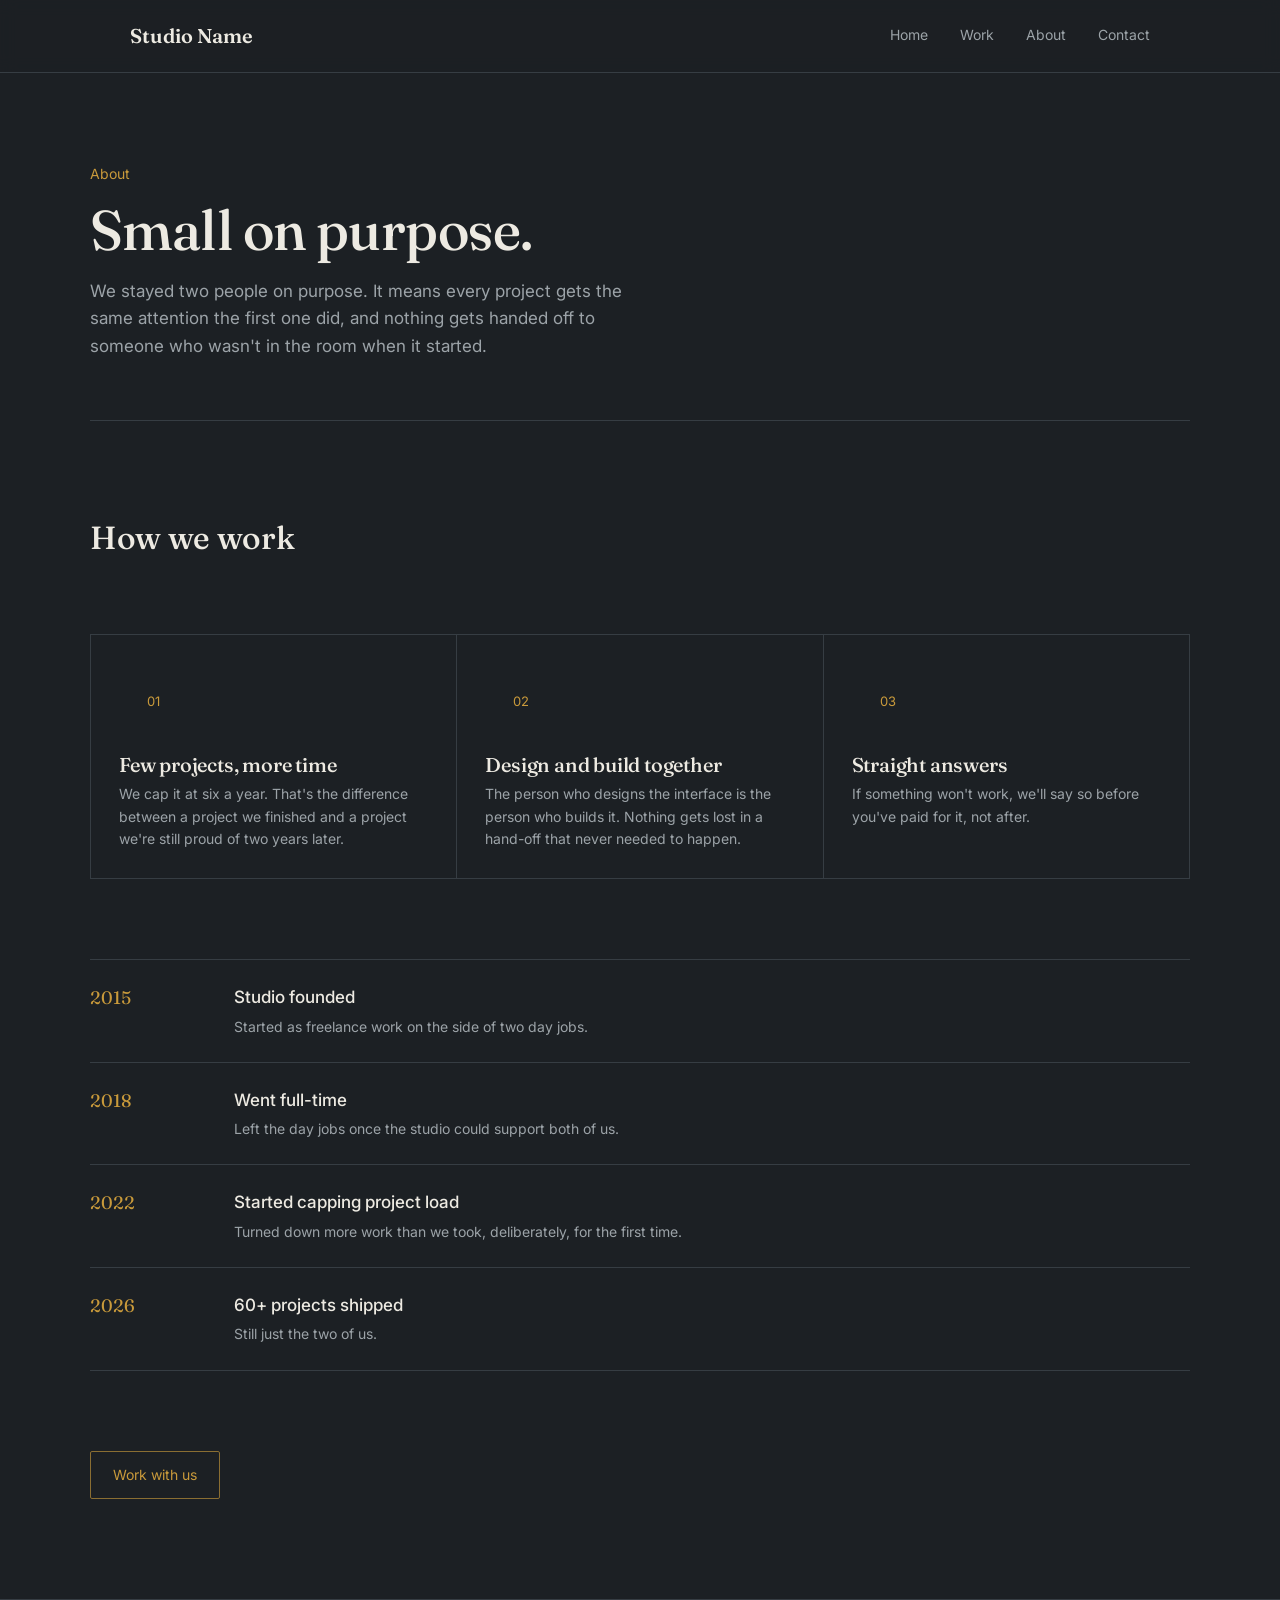
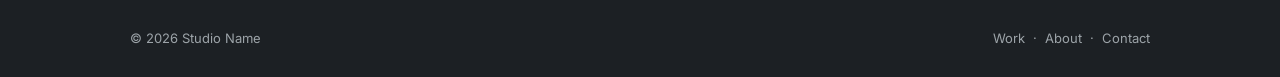
<file: about.html>
<!DOCTYPE html>
<html lang="en">
<head>
<meta charset="UTF-8">
<meta name="viewport" content="width=device-width, initial-scale=1.0">
<title>About — Ledger Studio</title>
<meta name="description" content="A two-person independent design and development studio.">
<link rel="preconnect" href="https://fonts.googleapis.com">
<link rel="preconnect" href="https://fonts.gstatic.com" crossorigin>
<link href="https://fonts.googleapis.com/css2?family=Fraunces:opsz,wght@9..144,400;9..144,500;9..144,600&family=Inter:wght@400;500&display=swap" rel="stylesheet">
<link rel="stylesheet" href="css/styles.css">
</head>
<body>

<header>
  <div class="wrap">
    <a class="mark" href="index.html">Studio Name</a>
    <button class="menu-toggle" aria-label="Toggle menu" aria-expanded="false">
      <span></span><span></span><span></span>
    </button>
    <nav class="primary-nav">
      <a href="index.html">Home</a>
      <a href="work.html">Work</a>
      <a href="about.html">About</a>
      <a href="contact.html">Contact</a>
    </nav>
  </div>
</header>

<div class="page-head wrap">
  <div class="eyebrow">About</div>
  <h1>Small on purpose.</h1>
  <p>We stayed two people on purpose. It means every project gets the same attention the first one did, and nothing gets handed off to someone who wasn't in the room when it started.</p>
</div>

<section class="work-section wrap" style="border-bottom:none;">
  <div class="section-head" style="margin-bottom:0;">
    <h2 style="max-width:20ch;">How we work</h2>
  </div>

  <div class="values">
    <div>
      <div class="n">01</div>
      <h3>Few projects, more time</h3>
      <p>We cap it at six a year. That's the difference between a project we finished and a project we're still proud of two years later.</p>
    </div>
    <div>
      <div class="n">02</div>
      <h3>Design and build together</h3>
      <p>The person who designs the interface is the person who builds it. Nothing gets lost in a hand-off that never needed to happen.</p>
    </div>
    <div>
      <div class="n">03</div>
      <h3>Straight answers</h3>
      <p>If something won't work, we'll say so before you've paid for it, not after.</p>
    </div>
  </div>

  <div class="timeline">
    <div class="timeline-row">
      <div class="yr">2015</div>
      <div>
        <h4>Studio founded</h4>
        <p>Started as freelance work on the side of two day jobs.</p>
      </div>
    </div>
    <div class="timeline-row">
      <div class="yr">2018</div>
      <div>
        <h4>Went full-time</h4>
        <p>Left the day jobs once the studio could support both of us.</p>
      </div>
    </div>
    <div class="timeline-row">
      <div class="yr">2022</div>
      <div>
        <h4>Started capping project load</h4>
        <p>Turned down more work than we took, deliberately, for the first time.</p>
      </div>
    </div>
    <div class="timeline-row">
      <div class="yr">2026</div>
      <div>
        <h4>60+ projects shipped</h4>
        <p>Still just the two of us.</p>
      </div>
    </div>
  </div>

  <div style="margin-top:80px;">
    <a class="btn cta" href="contact.html">Work with us</a>
  </div>
</section>

<footer>
  <div class="wrap">
    <span>© 2026 Studio Name</span>
    <span><a href="work.html">Work</a> &nbsp;·&nbsp; <a href="about.html">About</a> &nbsp;·&nbsp; <a href="contact.html">Contact</a></span>
  </div>
</footer>

<script src="js/script.js"></script>
</body>
</html>
</file>
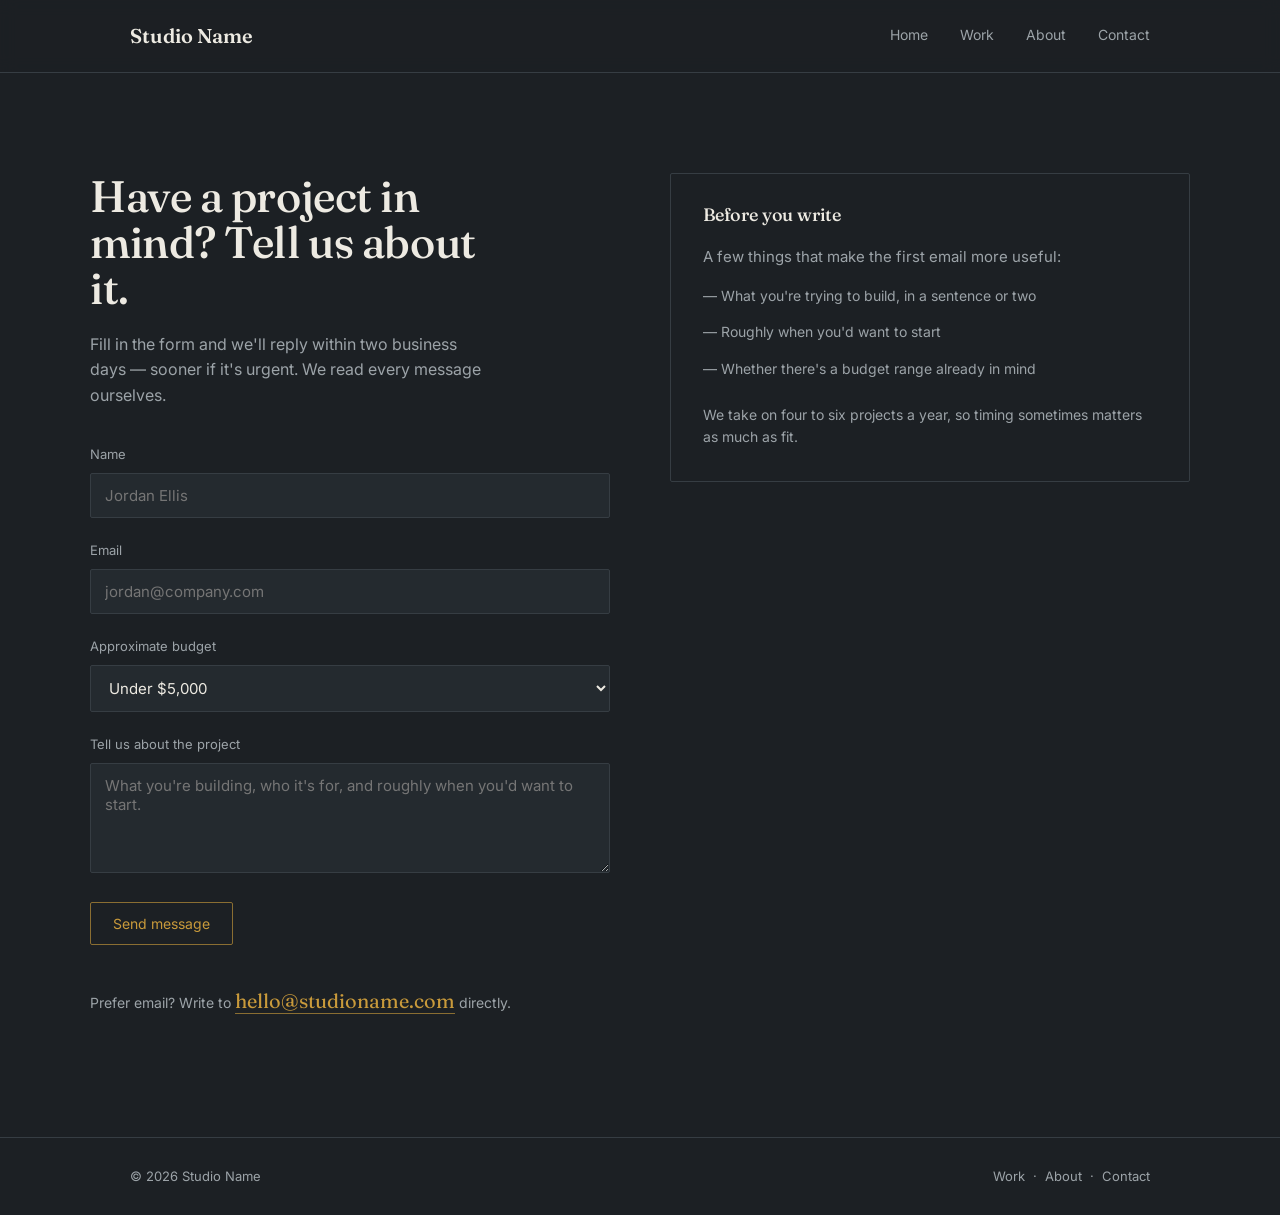
<file: contact.html>
<!DOCTYPE html>
<html lang="en">
<head>
<meta charset="UTF-8">
<meta name="viewport" content="width=device-width, initial-scale=1.0">
<title>Contact — Ledger Studio</title>
<meta name="description" content="Get in touch about a project.">
<link rel="preconnect" href="https://fonts.googleapis.com">
<link rel="preconnect" href="https://fonts.gstatic.com" crossorigin>
<link href="https://fonts.googleapis.com/css2?family=Fraunces:opsz,wght@9..144,400;9..144,500;9..144,600&family=Inter:wght@400;500&display=swap" rel="stylesheet">
<link rel="stylesheet" href="css/styles.css">
</head>
<body>

<header>
  <div class="wrap">
    <a class="mark" href="index.html">Studio Name</a>
    <button class="menu-toggle" aria-label="Toggle menu" aria-expanded="false">
      <span></span><span></span><span></span>
    </button>
    <nav class="primary-nav">
      <a href="index.html">Home</a>
      <a href="work.html">Work</a>
      <a href="about.html">About</a>
      <a href="contact.html">Contact</a>
    </nav>
  </div>
</header>

<section class="contact-page wrap">
  <div>
    <h2>Have a project in mind? Tell us about it.</h2>
    <p class="lead">Fill in the form and we'll reply within two business days — sooner if it's urgent. We read every message ourselves.</p>

    <form class="contact-form" novalidate>
      <div class="field">
        <label for="name">Name</label>
        <input type="text" id="name" name="name" placeholder="Jordan Ellis">
        <div class="error-msg">Enter your name</div>
      </div>
      <div class="field">
        <label for="email">Email</label>
        <input type="email" id="email" name="email" placeholder="jordan@company.com">
        <div class="error-msg">Enter a valid email</div>
      </div>
      <div class="field">
        <label for="budget">Approximate budget</label>
        <select id="budget" name="budget">
          <option>Under $5,000</option>
          <option>$5,000 – $15,000</option>
          <option>$15,000 – $40,000</option>
          <option>$40,000+</option>
          <option>Not sure yet</option>
        </select>
      </div>
      <div class="field">
        <label for="message">Tell us about the project</label>
        <textarea id="message" name="message" placeholder="What you're building, who it's for, and roughly when you'd want to start."></textarea>
        <div class="error-msg">Tell us a little more</div>
      </div>
      <button type="submit" class="btn cta">Send message</button>
    </form>

    <div class="form-success">
      Message received — we'll get back to you within two business days.
    </div>

    <div class="direct">
      Prefer email? Write to <a class="email" href="mailto:hello@studioname.com">hello@studioname.com</a> directly.
    </div>
  </div>

  <div>
    <div style="border:1px solid var(--line); padding:32px; border-radius:2px;">
      <h3 style="font-size:18px; margin-bottom:20px;">Before you write</h3>
      <p style="color:var(--ink-dim); font-size:15px; margin-bottom:16px;">A few things that make the first email more useful:</p>
      <ul style="list-style:none; display:flex; flex-direction:column; gap:14px;">
        <li style="color:var(--ink-dim); font-size:14px;">— What you're trying to build, in a sentence or two</li>
        <li style="color:var(--ink-dim); font-size:14px;">— Roughly when you'd want to start</li>
        <li style="color:var(--ink-dim); font-size:14px;">— Whether there's a budget range already in mind</li>
      </ul>
      <p style="color:var(--ink-dim); font-size:14px; margin-top:24px;">We take on four to six projects a year, so timing sometimes matters as much as fit.</p>
    </div>
  </div>
</section>

<footer>
  <div class="wrap">
    <span>© 2026 Studio Name</span>
    <span><a href="work.html">Work</a> &nbsp;·&nbsp; <a href="about.html">About</a> &nbsp;·&nbsp; <a href="contact.html">Contact</a></span>
  </div>
</footer>

<script src="js/script.js"></script>
</body>
</html>
</file>
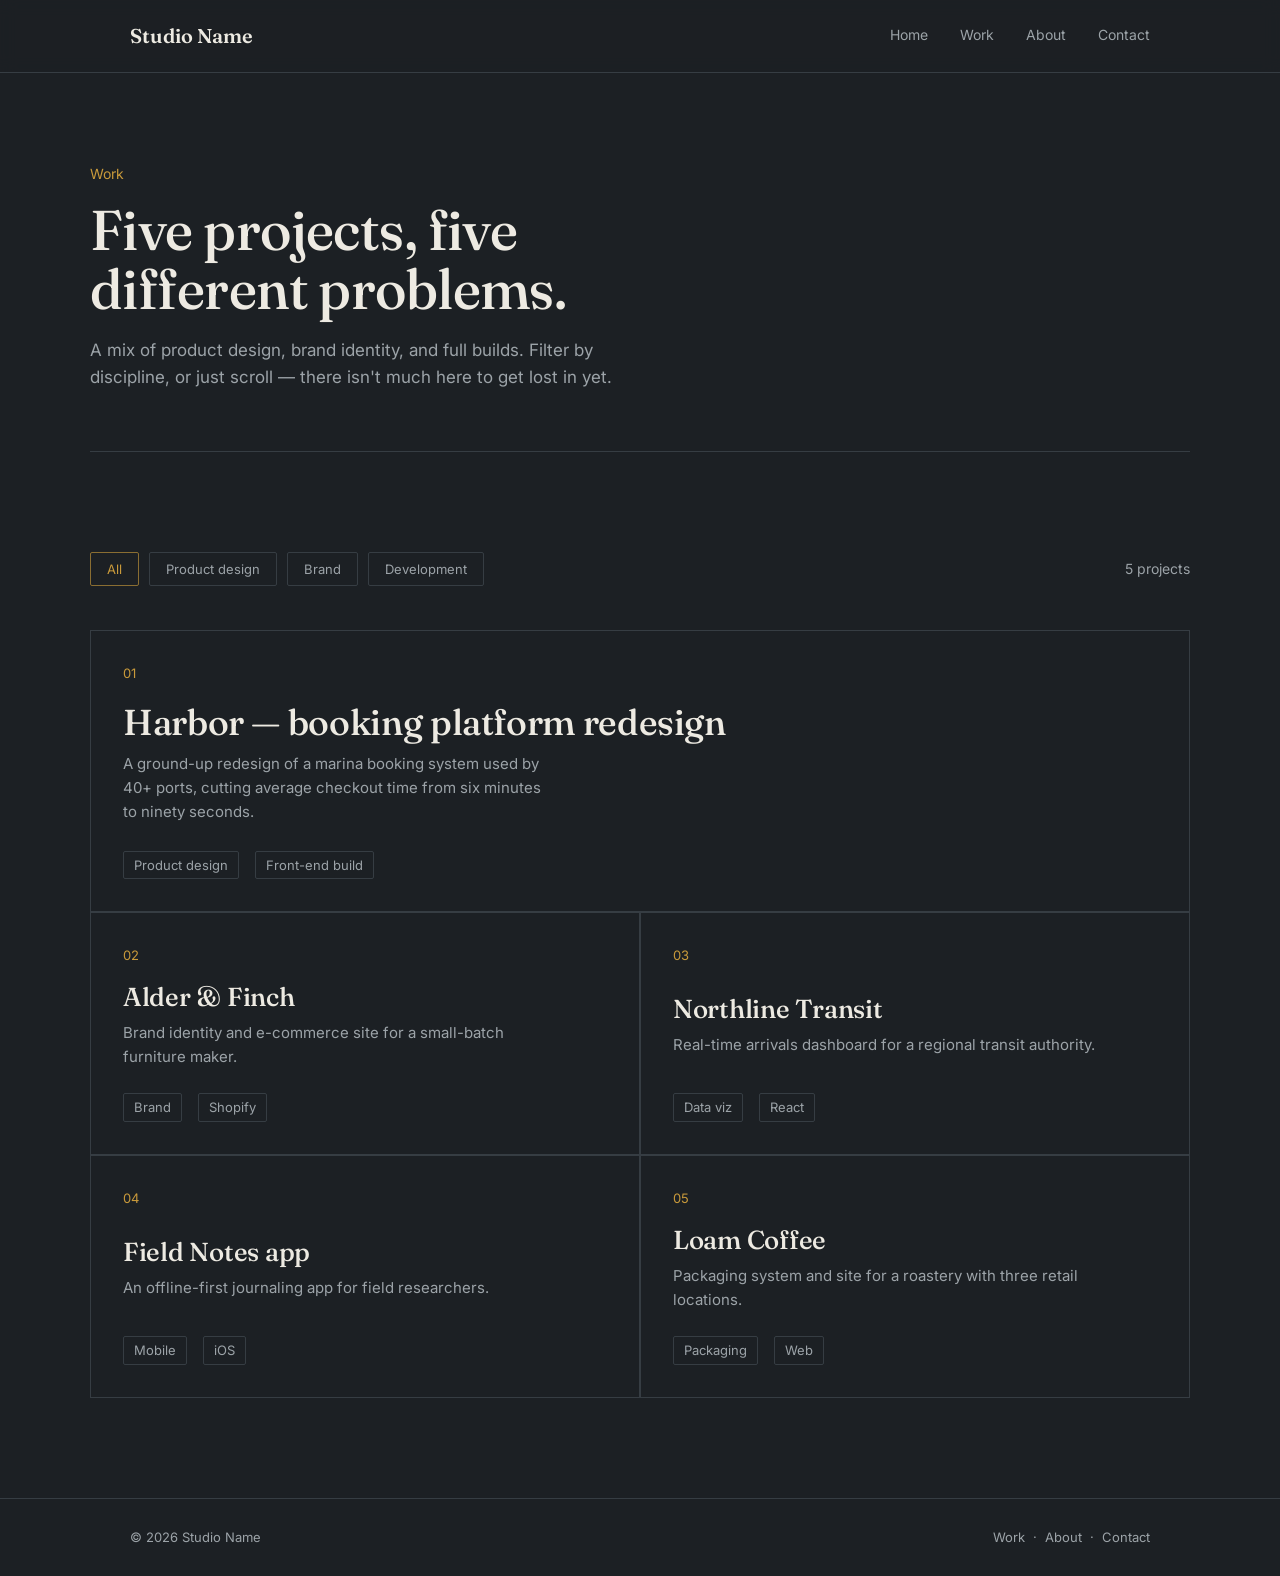
<file: work.html>
<!DOCTYPE html>
<html lang="en">
<head>
<meta charset="UTF-8">
<meta name="viewport" content="width=device-width, initial-scale=1.0">
<title>Work — Studio Name</title>
<meta name="description" content="Selected projects across product design, brand, and web development.">
<link rel="preconnect" href="https://fonts.googleapis.com">
<link rel="preconnect" href="https://fonts.gstatic.com" crossorigin>
<link href="https://fonts.googleapis.com/css2?family=Fraunces:opsz,wght@9..144,400;9..144,500;9..144,600&family=Inter:wght@400;500&display=swap" rel="stylesheet">
<link rel="stylesheet" href="css/styles.css">
</head>
<body>

<header>
  <div class="wrap">
    <a class="mark" href="index.html">Studio Name</a>
    <button class="menu-toggle" aria-label="Toggle menu" aria-expanded="false">
      <span></span><span></span><span></span>
    </button>
    <nav class="primary-nav">
      <a href="index.html">Home</a>
      <a href="work.html">Work</a>
      <a href="about.html">About</a>
      <a href="contact.html">Contact</a>
    </nav>
  </div>
</header>

<div class="page-head wrap">
  <div class="eyebrow">Work</div>
  <h1>Five projects, five different problems.</h1>
  <p>A mix of product design, brand identity, and full builds. Filter by discipline, or just scroll — there isn't much here to get lost in yet.</p>
</div>

<section class="work-section wrap" style="border-bottom:none;">
  <div class="section-head">
    <div class="filters">
      <button class="filter-btn active" data-filter="all">All</button>
      <button class="filter-btn" data-filter="product">Product design</button>
      <button class="filter-btn" data-filter="brand">Brand</button>
      <button class="filter-btn" data-filter="dev">Development</button>
    </div>
    <span class="count">5 projects</span>
  </div>

  <div class="grid">
    <a class="project-card feature" href="projects/harbor.html" data-category="product dev">
      <span class="num">01</span>
      <div>
        <h3>Harbor — booking platform redesign</h3>
        <p>A ground-up redesign of a marina booking system used by 40+ ports, cutting average checkout time from six minutes to ninety seconds.</p>
      </div>
      <div class="meta"><span>Product design</span><span>Front-end build</span></div>
    </a>

    <a class="project-card" href="projects/alder-finch.html" data-category="brand dev">
      <span class="num">02</span>
      <div>
        <h3>Alder &amp; Finch</h3>
        <p>Brand identity and e-commerce site for a small-batch furniture maker.</p>
      </div>
      <div class="meta"><span>Brand</span><span>Shopify</span></div>
    </a>

    <a class="project-card" href="projects/northline.html" data-category="product dev">
      <span class="num">03</span>
      <div>
        <h3>Northline Transit</h3>
        <p>Real-time arrivals dashboard for a regional transit authority.</p>
      </div>
      <div class="meta"><span>Data viz</span><span>React</span></div>
    </a>

    <a class="project-card" href="projects/field-notes.html" data-category="product">
      <span class="num">04</span>
      <div>
        <h3>Field Notes app</h3>
        <p>An offline-first journaling app for field researchers.</p>
      </div>
      <div class="meta"><span>Mobile</span><span>iOS</span></div>
    </a>

    <a class="project-card" href="projects/loam.html" data-category="brand">
      <span class="num">05</span>
      <div>
        <h3>Loam Coffee</h3>
        <p>Packaging system and site for a roastery with three retail locations.</p>
      </div>
      <div class="meta"><span>Packaging</span><span>Web</span></div>
    </a>
  </div>
</section>

<footer>
  <div class="wrap">
    <span>© 2026 Studio Name</span>
    <span><a href="work.html">Work</a> &nbsp;·&nbsp; <a href="about.html">About</a> &nbsp;·&nbsp; <a href="contact.html">Contact</a></span>
  </div>
</footer>

<script src="js/script.js"></script>
</body>
</html>
</file>
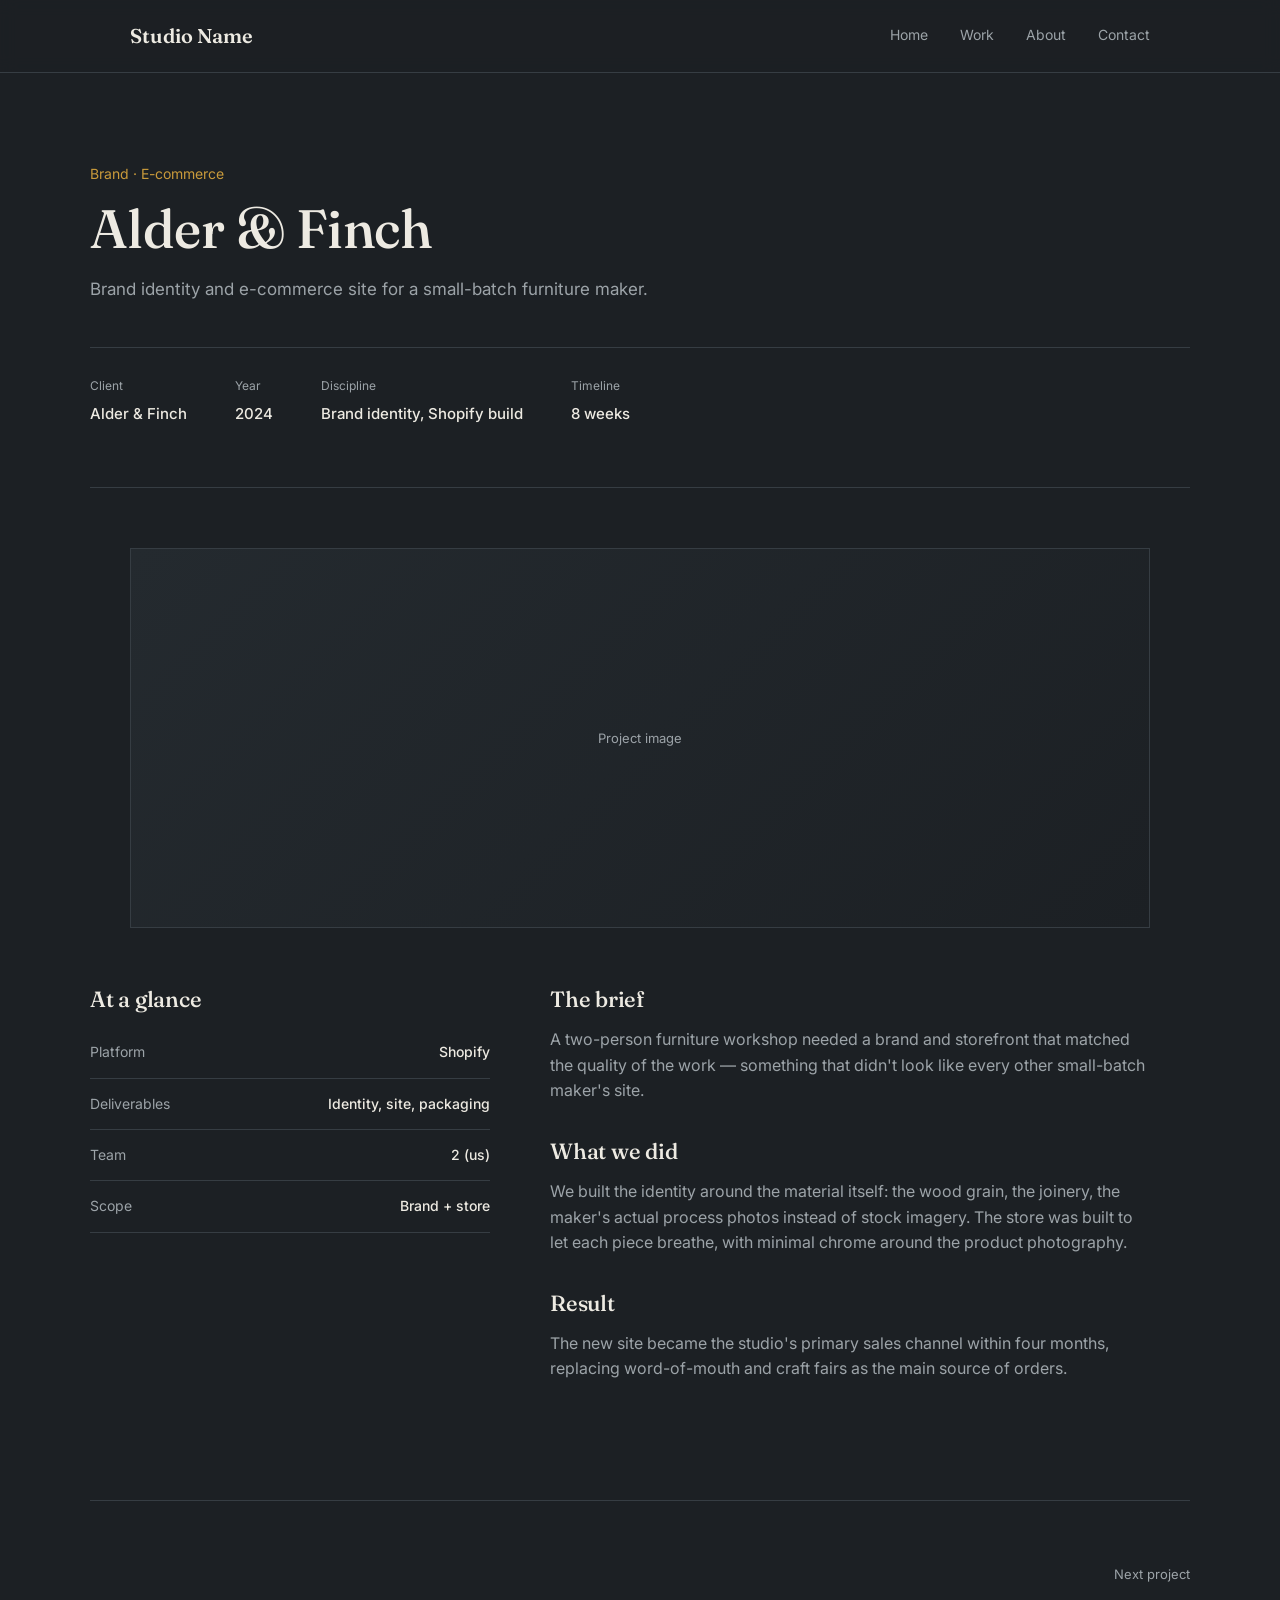
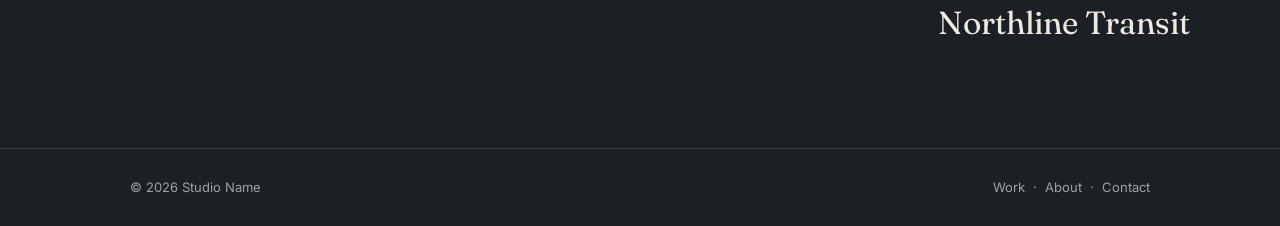
<file: projects/alder-finch.html>
<!DOCTYPE html>
<html lang="en">
<head>
<meta charset="UTF-8">
<meta name="viewport" content="width=device-width, initial-scale=1.0">
<title>Alder & Finch — Studio Name</title>
<meta name="description" content="Brand identity and e-commerce site for a small-batch furniture maker.">
<link rel="preconnect" href="https://fonts.googleapis.com">
<link rel="preconnect" href="https://fonts.gstatic.com" crossorigin>
<link href="https://fonts.googleapis.com/css2?family=Fraunces:opsz,wght@9..144,400;9..144,500;9..144,600&family=Inter:wght@400;500&display=swap" rel="stylesheet">
<link rel="stylesheet" href="../css/styles.css">
</head>
<body>

<header>
  <div class="wrap">
    <a class="mark" href="../index.html">Studio Name</a>
    <button class="menu-toggle" aria-label="Toggle menu" aria-expanded="false">
      <span></span><span></span><span></span>
    </button>
    <nav class="primary-nav">
      <a href="../index.html">Home</a>
      <a href="../work.html">Work</a>
      <a href="../about.html">About</a>
      <a href="../contact.html">Contact</a>
    </nav>
  </div>
</header>

<div class="project-hero wrap">
  <div class="eyebrow">Brand · E-commerce</div>
  <h1>Alder & Finch</h1>
  <p>Brand identity and e-commerce site for a small-batch furniture maker.</p>
  <div class="project-meta-bar">
    <div><span>Client</span><b>Alder & Finch</b></div>
    <div><span>Year</span><b>2024</b></div>
    <div><span>Discipline</span><b>Brand identity, Shopify build</b></div>
    <div><span>Timeline</span><b>8 weeks</b></div>
  </div>
</div>

<div class="wrap">
  <div class="project-image">Project image</div>
</div>

<div class="project-body wrap">
  <div class="side">
    <h2>At a glance</h2>
    <ul>
      <li><span>Platform</span><b>Shopify</b></li>
      <li><span>Deliverables</span><b>Identity, site, packaging</b></li>
      <li><span>Team</span><b>2 (us)</b></li>
      <li><span>Scope</span><b>Brand + store</b></li>
    </ul>
  </div>
  <div class="col">
    <h2>The brief</h2>
    <p>A two-person furniture workshop needed a brand and storefront that matched the quality of the work — something that didn't look like every other small-batch maker's site.</p>
    <h2 style="margin-top:36px;">What we did</h2>
    <p>We built the identity around the material itself: the wood grain, the joinery, the maker's actual process photos instead of stock imagery. The store was built to let each piece breathe, with minimal chrome around the product photography.</p>
    <h2 style="margin-top:36px;">Result</h2>
    <p>The new site became the studio's primary sales channel within four months, replacing word-of-mouth and craft fairs as the main source of orders.</p>
  </div>
</div>

<div class="next-project wrap">
  <span>Next project</span>
  <a href="northline.html">Northline Transit</a>
</div>

<footer>
  <div class="wrap">
    <span>&copy; 2026 Studio Name</span>
    <span><a href="../work.html">Work</a> &nbsp;&middot;&nbsp; <a href="../about.html">About</a> &nbsp;&middot;&nbsp; <a href="../contact.html">Contact</a></span>
  </div>
</footer>

<script src="../js/script.js"></script>
</body>
</html>
</file>
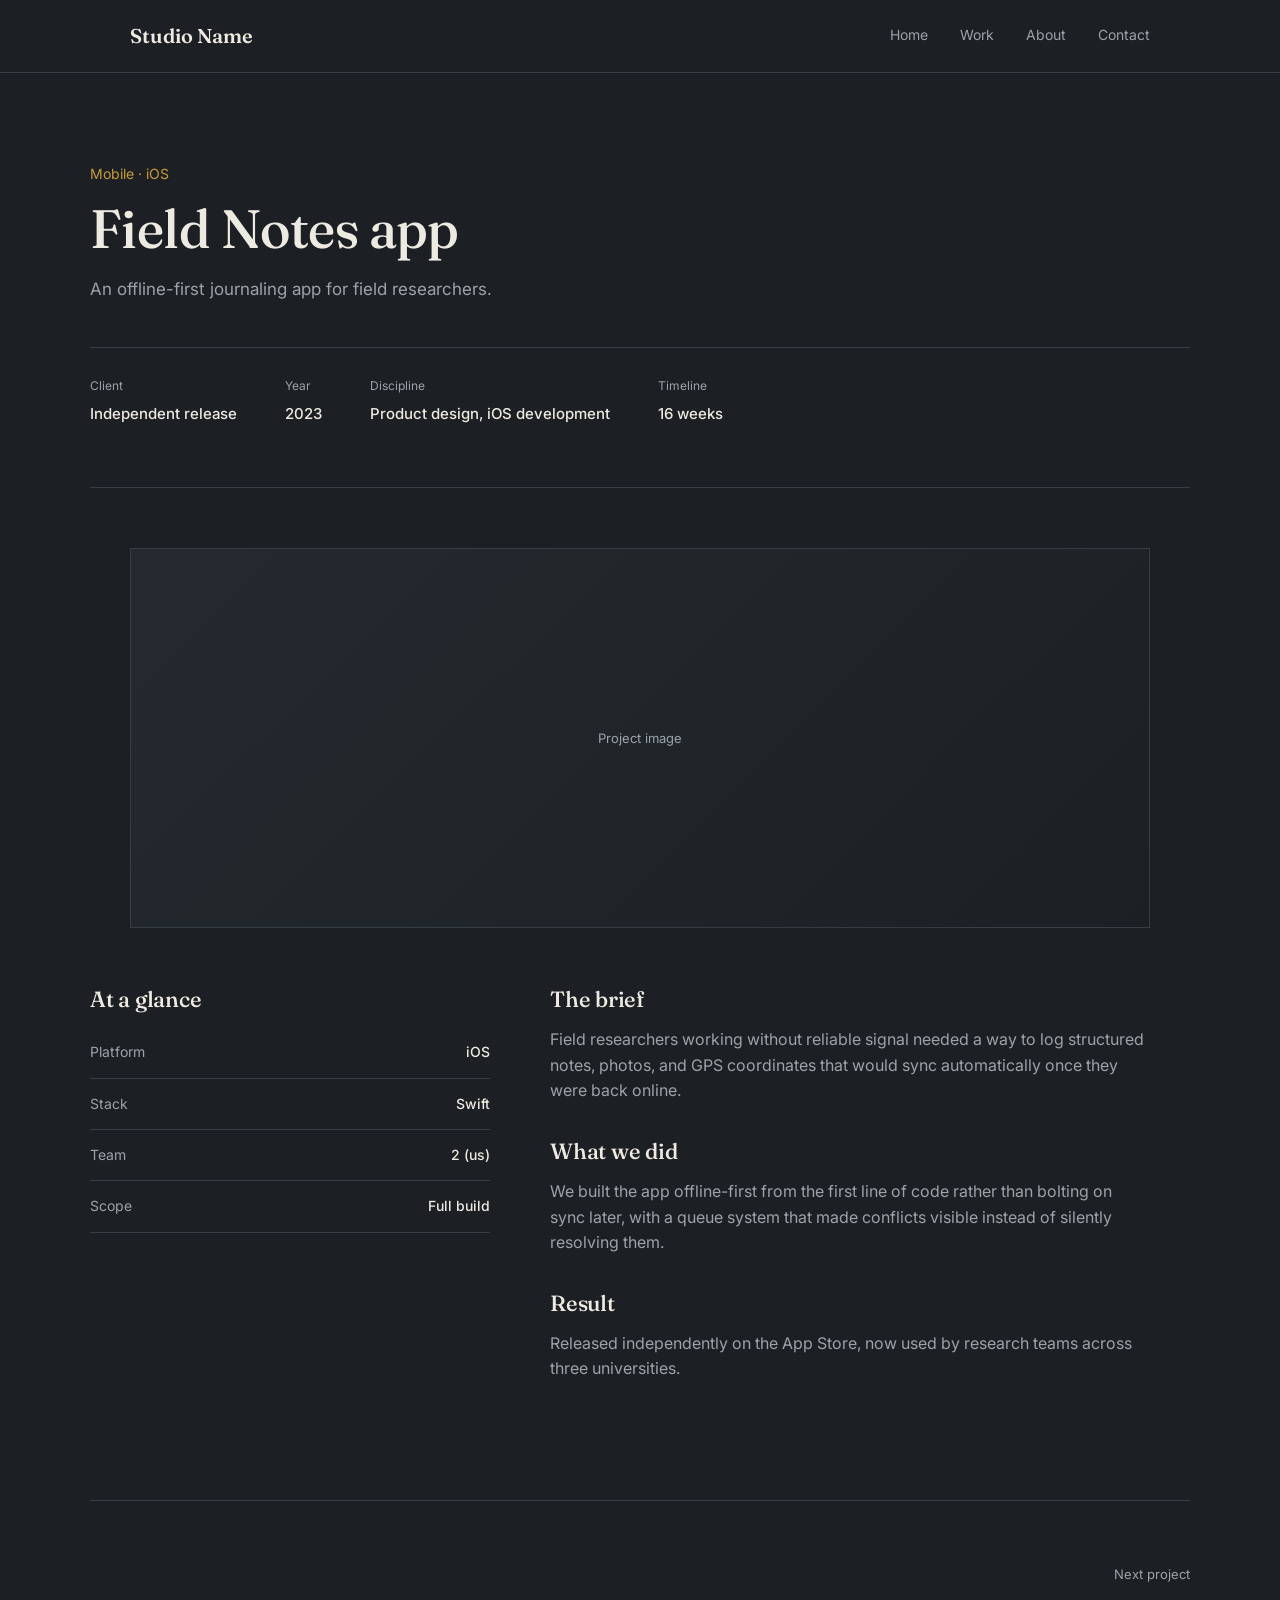
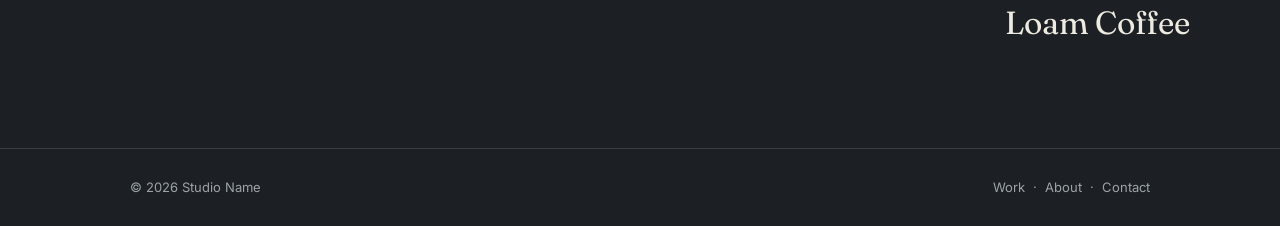
<file: projects/field-notes.html>
<!DOCTYPE html>
<html lang="en">
<head>
<meta charset="UTF-8">
<meta name="viewport" content="width=device-width, initial-scale=1.0">
<title>Field Notes app — Studio Name</title>
<meta name="description" content="An offline-first journaling app for field researchers.">
<link rel="preconnect" href="https://fonts.googleapis.com">
<link rel="preconnect" href="https://fonts.gstatic.com" crossorigin>
<link href="https://fonts.googleapis.com/css2?family=Fraunces:opsz,wght@9..144,400;9..144,500;9..144,600&family=Inter:wght@400;500&display=swap" rel="stylesheet">
<link rel="stylesheet" href="../css/styles.css">
</head>
<body>

<header>
  <div class="wrap">
    <a class="mark" href="../index.html">Studio Name</a>
    <button class="menu-toggle" aria-label="Toggle menu" aria-expanded="false">
      <span></span><span></span><span></span>
    </button>
    <nav class="primary-nav">
      <a href="../index.html">Home</a>
      <a href="../work.html">Work</a>
      <a href="../about.html">About</a>
      <a href="../contact.html">Contact</a>
    </nav>
  </div>
</header>

<div class="project-hero wrap">
  <div class="eyebrow">Mobile · iOS</div>
  <h1>Field Notes app</h1>
  <p>An offline-first journaling app for field researchers.</p>
  <div class="project-meta-bar">
    <div><span>Client</span><b>Independent release</b></div>
    <div><span>Year</span><b>2023</b></div>
    <div><span>Discipline</span><b>Product design, iOS development</b></div>
    <div><span>Timeline</span><b>16 weeks</b></div>
  </div>
</div>

<div class="wrap">
  <div class="project-image">Project image</div>
</div>

<div class="project-body wrap">
  <div class="side">
    <h2>At a glance</h2>
    <ul>
      <li><span>Platform</span><b>iOS</b></li>
      <li><span>Stack</span><b>Swift</b></li>
      <li><span>Team</span><b>2 (us)</b></li>
      <li><span>Scope</span><b>Full build</b></li>
    </ul>
  </div>
  <div class="col">
    <h2>The brief</h2>
    <p>Field researchers working without reliable signal needed a way to log structured notes, photos, and GPS coordinates that would sync automatically once they were back online.</p>
    <h2 style="margin-top:36px;">What we did</h2>
    <p>We built the app offline-first from the first line of code rather than bolting on sync later, with a queue system that made conflicts visible instead of silently resolving them.</p>
    <h2 style="margin-top:36px;">Result</h2>
    <p>Released independently on the App Store, now used by research teams across three universities.</p>
  </div>
</div>

<div class="next-project wrap">
  <span>Next project</span>
  <a href="loam.html">Loam Coffee</a>
</div>

<footer>
  <div class="wrap">
    <span>&copy; 2026 Studio Name</span>
    <span><a href="../work.html">Work</a> &nbsp;&middot;&nbsp; <a href="../about.html">About</a> &nbsp;&middot;&nbsp; <a href="../contact.html">Contact</a></span>
  </div>
</footer>

<script src="../js/script.js"></script>
</body>
</html>
</file>
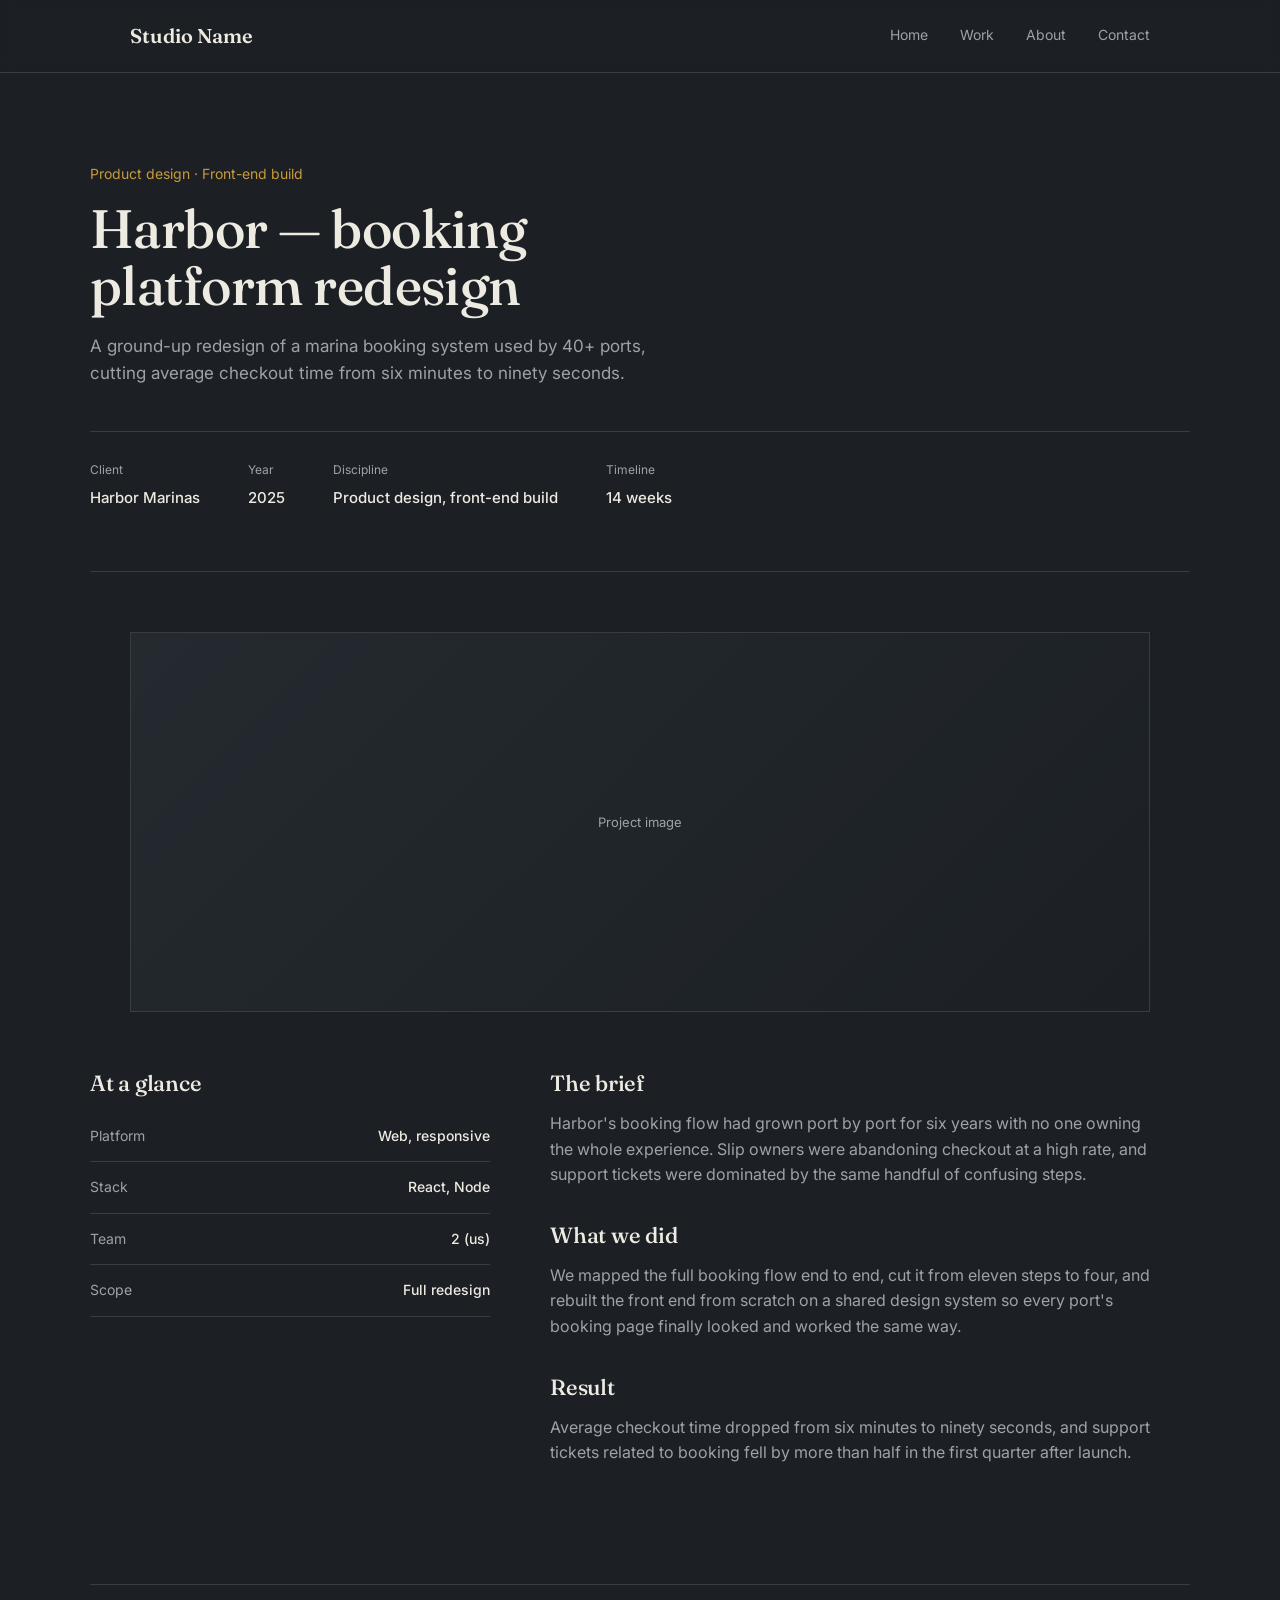
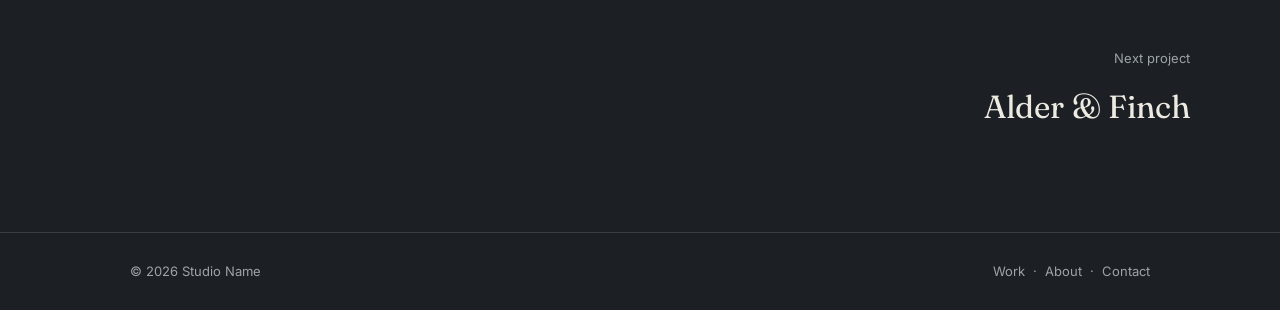
<file: projects/harbor.html>
<!DOCTYPE html>
<html lang="en">
<head>
<meta charset="UTF-8">
<meta name="viewport" content="width=device-width, initial-scale=1.0">
<title>Harbor — booking platform redesign — Studio Name</title>
<meta name="description" content="A ground-up redesign of a marina booking system used by 40+ ports, cutting average checkout time from six minutes to ninety seconds.">
<link rel="preconnect" href="https://fonts.googleapis.com">
<link rel="preconnect" href="https://fonts.gstatic.com" crossorigin>
<link href="https://fonts.googleapis.com/css2?family=Fraunces:opsz,wght@9..144,400;9..144,500;9..144,600&family=Inter:wght@400;500&display=swap" rel="stylesheet">
<link rel="stylesheet" href="../css/styles.css">
</head>
<body>

<header>
  <div class="wrap">
    <a class="mark" href="../index.html">Studio Name</a>
    <button class="menu-toggle" aria-label="Toggle menu" aria-expanded="false">
      <span></span><span></span><span></span>
    </button>
    <nav class="primary-nav">
      <a href="../index.html">Home</a>
      <a href="../work.html">Work</a>
      <a href="../about.html">About</a>
      <a href="../contact.html">Contact</a>
    </nav>
  </div>
</header>

<div class="project-hero wrap">
  <div class="eyebrow">Product design · Front-end build</div>
  <h1>Harbor — booking platform redesign</h1>
  <p>A ground-up redesign of a marina booking system used by 40+ ports, cutting average checkout time from six minutes to ninety seconds.</p>
  <div class="project-meta-bar">
    <div><span>Client</span><b>Harbor Marinas</b></div>
    <div><span>Year</span><b>2025</b></div>
    <div><span>Discipline</span><b>Product design, front-end build</b></div>
    <div><span>Timeline</span><b>14 weeks</b></div>
  </div>
</div>

<div class="wrap">
  <div class="project-image">Project image</div>
</div>

<div class="project-body wrap">
  <div class="side">
    <h2>At a glance</h2>
    <ul>
      <li><span>Platform</span><b>Web, responsive</b></li>
      <li><span>Stack</span><b>React, Node</b></li>
      <li><span>Team</span><b>2 (us)</b></li>
      <li><span>Scope</span><b>Full redesign</b></li>
    </ul>
  </div>
  <div class="col">
    <h2>The brief</h2>
    <p>Harbor's booking flow had grown port by port for six years with no one owning the whole experience. Slip owners were abandoning checkout at a high rate, and support tickets were dominated by the same handful of confusing steps.</p>
    <h2 style="margin-top:36px;">What we did</h2>
    <p>We mapped the full booking flow end to end, cut it from eleven steps to four, and rebuilt the front end from scratch on a shared design system so every port's booking page finally looked and worked the same way.</p>
    <h2 style="margin-top:36px;">Result</h2>
    <p>Average checkout time dropped from six minutes to ninety seconds, and support tickets related to booking fell by more than half in the first quarter after launch.</p>
  </div>
</div>

<div class="next-project wrap">
  <span>Next project</span>
  <a href="alder-finch.html">Alder & Finch</a>
</div>

<footer>
  <div class="wrap">
    <span>&copy; 2026 Studio Name</span>
    <span><a href="../work.html">Work</a> &nbsp;&middot;&nbsp; <a href="../about.html">About</a> &nbsp;&middot;&nbsp; <a href="../contact.html">Contact</a></span>
  </div>
</footer>

<script src="../js/script.js"></script>
</body>
</html>
</file>
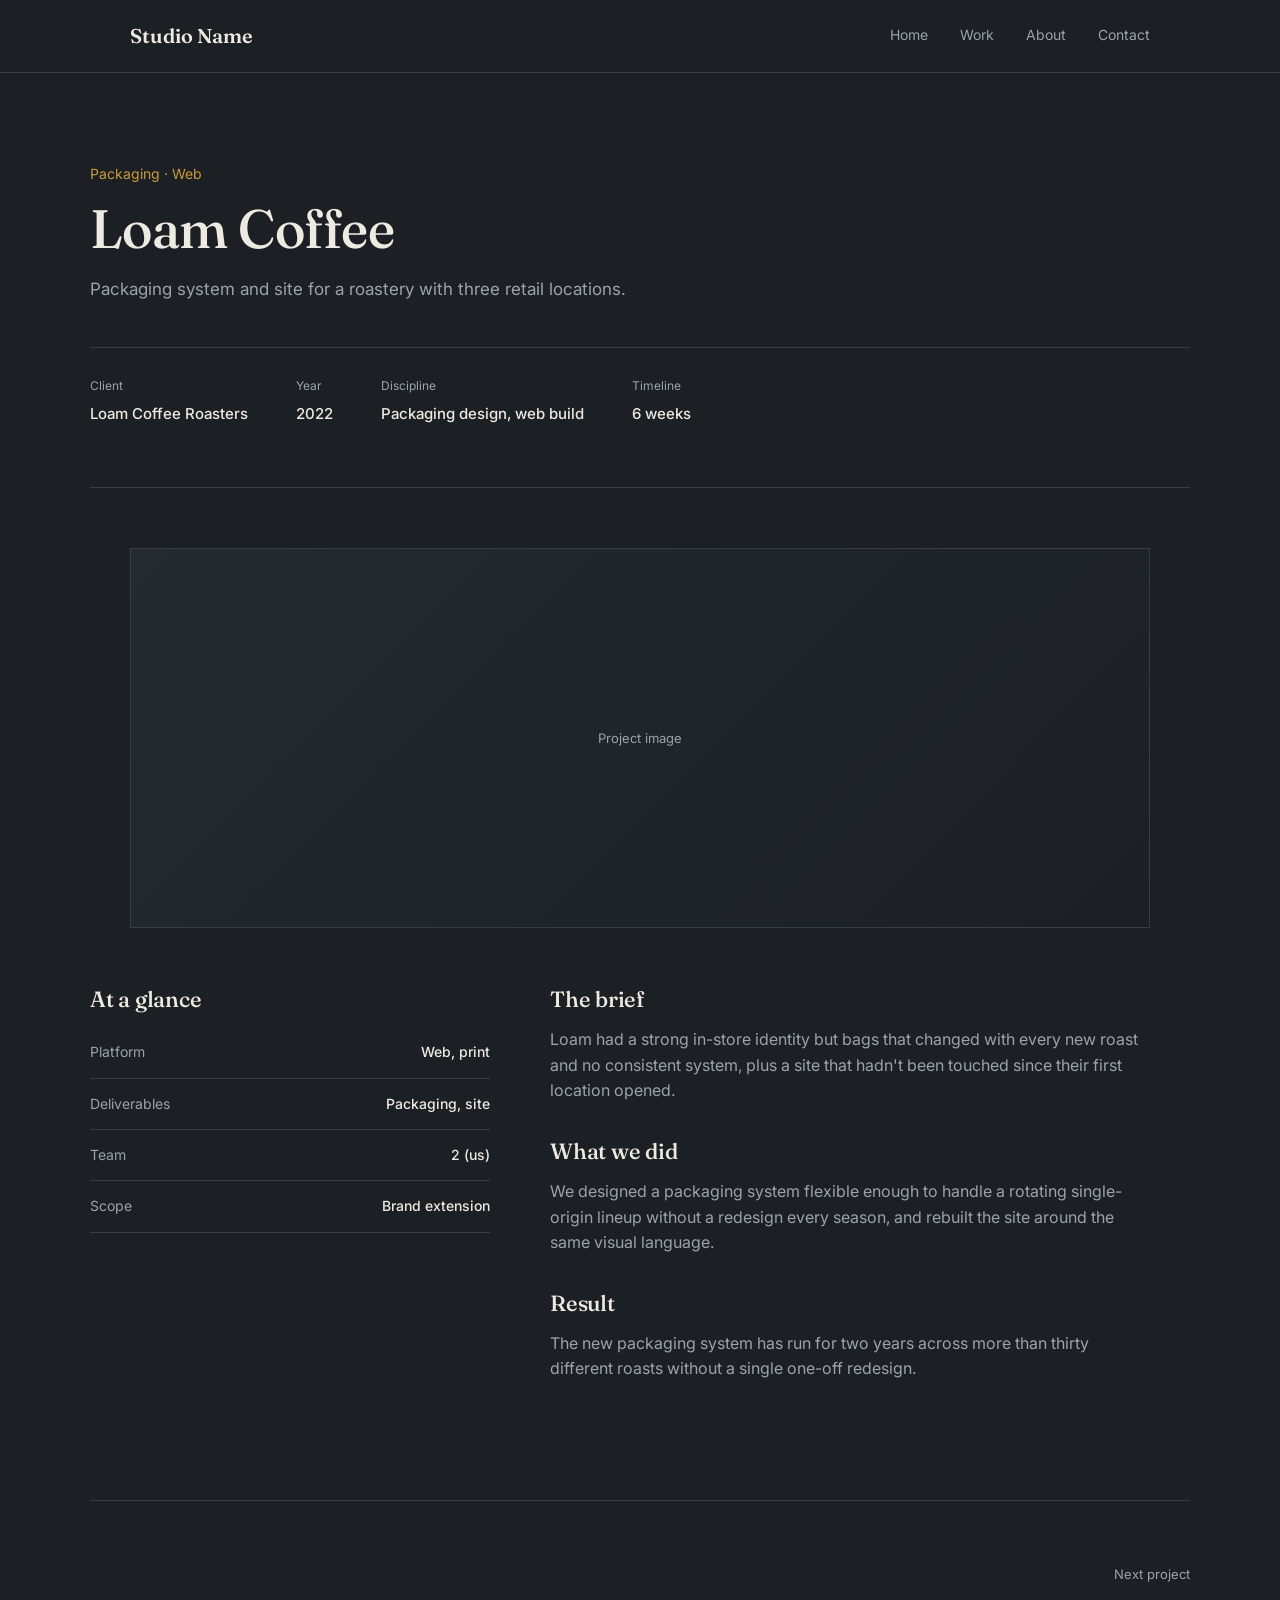
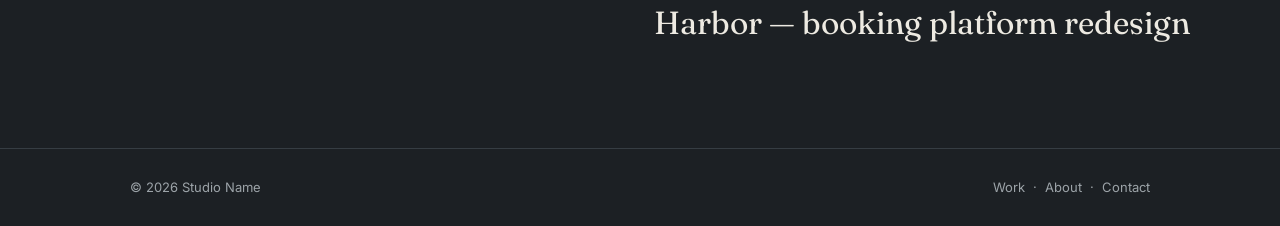
<file: projects/loam.html>
<!DOCTYPE html>
<html lang="en">
<head>
<meta charset="UTF-8">
<meta name="viewport" content="width=device-width, initial-scale=1.0">
<title>Loam Coffee — Studio Name</title>
<meta name="description" content="Packaging system and site for a roastery with three retail locations.">
<link rel="preconnect" href="https://fonts.googleapis.com">
<link rel="preconnect" href="https://fonts.gstatic.com" crossorigin>
<link href="https://fonts.googleapis.com/css2?family=Fraunces:opsz,wght@9..144,400;9..144,500;9..144,600&family=Inter:wght@400;500&display=swap" rel="stylesheet">
<link rel="stylesheet" href="../css/styles.css">
</head>
<body>

<header>
  <div class="wrap">
    <a class="mark" href="../index.html">Studio Name</a>
    <button class="menu-toggle" aria-label="Toggle menu" aria-expanded="false">
      <span></span><span></span><span></span>
    </button>
    <nav class="primary-nav">
      <a href="../index.html">Home</a>
      <a href="../work.html">Work</a>
      <a href="../about.html">About</a>
      <a href="../contact.html">Contact</a>
    </nav>
  </div>
</header>

<div class="project-hero wrap">
  <div class="eyebrow">Packaging · Web</div>
  <h1>Loam Coffee</h1>
  <p>Packaging system and site for a roastery with three retail locations.</p>
  <div class="project-meta-bar">
    <div><span>Client</span><b>Loam Coffee Roasters</b></div>
    <div><span>Year</span><b>2022</b></div>
    <div><span>Discipline</span><b>Packaging design, web build</b></div>
    <div><span>Timeline</span><b>6 weeks</b></div>
  </div>
</div>

<div class="wrap">
  <div class="project-image">Project image</div>
</div>

<div class="project-body wrap">
  <div class="side">
    <h2>At a glance</h2>
    <ul>
      <li><span>Platform</span><b>Web, print</b></li>
      <li><span>Deliverables</span><b>Packaging, site</b></li>
      <li><span>Team</span><b>2 (us)</b></li>
      <li><span>Scope</span><b>Brand extension</b></li>
    </ul>
  </div>
  <div class="col">
    <h2>The brief</h2>
    <p>Loam had a strong in-store identity but bags that changed with every new roast and no consistent system, plus a site that hadn't been touched since their first location opened.</p>
    <h2 style="margin-top:36px;">What we did</h2>
    <p>We designed a packaging system flexible enough to handle a rotating single-origin lineup without a redesign every season, and rebuilt the site around the same visual language.</p>
    <h2 style="margin-top:36px;">Result</h2>
    <p>The new packaging system has run for two years across more than thirty different roasts without a single one-off redesign.</p>
  </div>
</div>

<div class="next-project wrap">
  <span>Next project</span>
  <a href="harbor.html">Harbor — booking platform redesign</a>
</div>

<footer>
  <div class="wrap">
    <span>&copy; 2026 Studio Name</span>
    <span><a href="../work.html">Work</a> &nbsp;&middot;&nbsp; <a href="../about.html">About</a> &nbsp;&middot;&nbsp; <a href="../contact.html">Contact</a></span>
  </div>
</footer>

<script src="../js/script.js"></script>
</body>
</html>
</file>
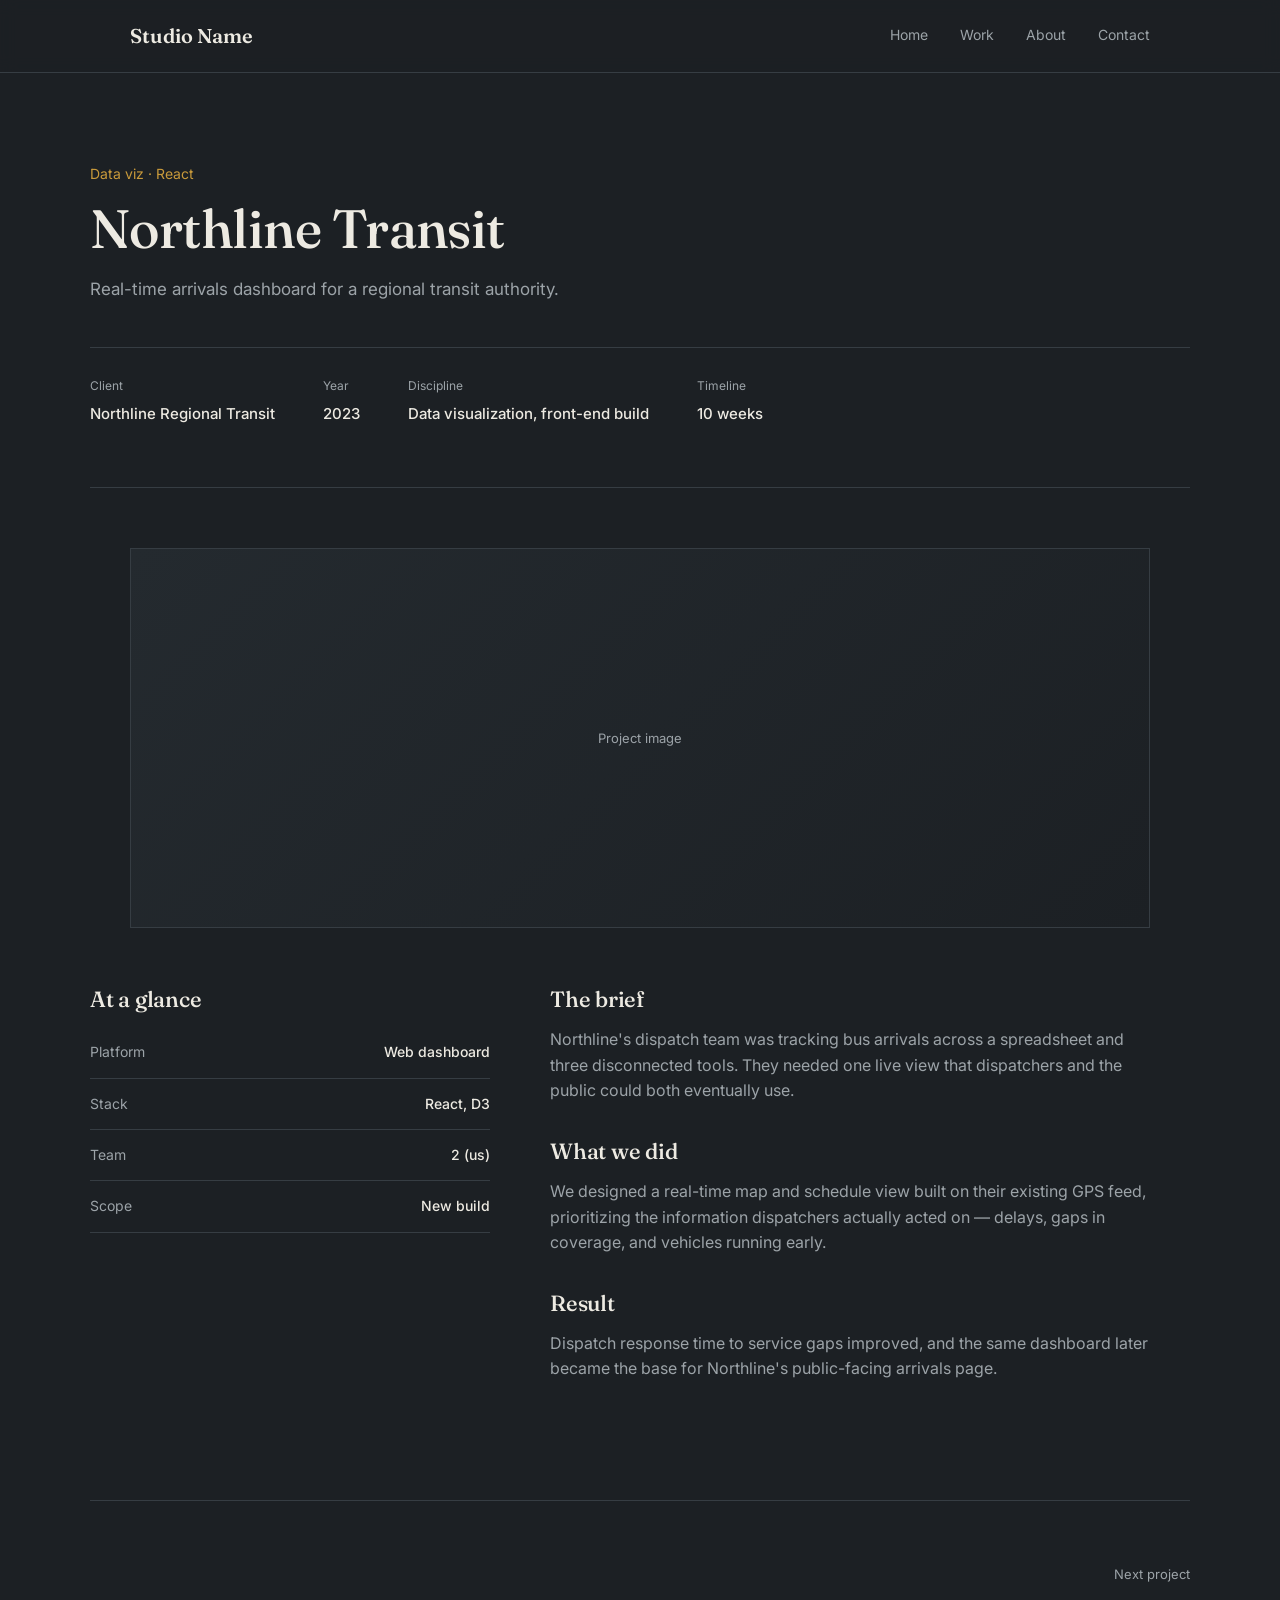
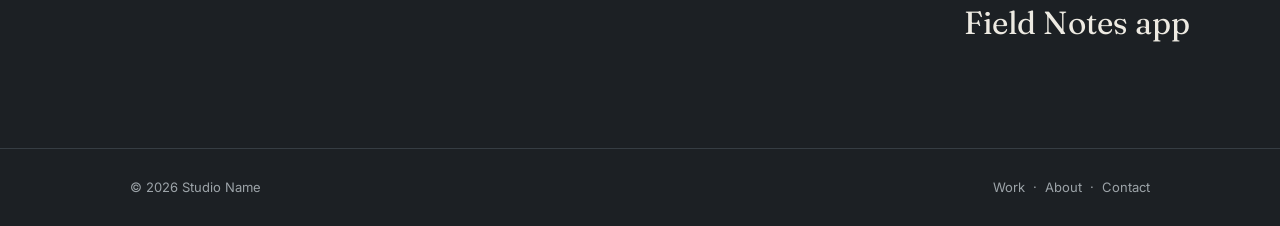
<file: projects/northline.html>
<!DOCTYPE html>
<html lang="en">
<head>
<meta charset="UTF-8">
<meta name="viewport" content="width=device-width, initial-scale=1.0">
<title>Northline Transit — Studio Name</title>
<meta name="description" content="Real-time arrivals dashboard for a regional transit authority.">
<link rel="preconnect" href="https://fonts.googleapis.com">
<link rel="preconnect" href="https://fonts.gstatic.com" crossorigin>
<link href="https://fonts.googleapis.com/css2?family=Fraunces:opsz,wght@9..144,400;9..144,500;9..144,600&family=Inter:wght@400;500&display=swap" rel="stylesheet">
<link rel="stylesheet" href="../css/styles.css">
</head>
<body>

<header>
  <div class="wrap">
    <a class="mark" href="../index.html">Studio Name</a>
    <button class="menu-toggle" aria-label="Toggle menu" aria-expanded="false">
      <span></span><span></span><span></span>
    </button>
    <nav class="primary-nav">
      <a href="../index.html">Home</a>
      <a href="../work.html">Work</a>
      <a href="../about.html">About</a>
      <a href="../contact.html">Contact</a>
    </nav>
  </div>
</header>

<div class="project-hero wrap">
  <div class="eyebrow">Data viz · React</div>
  <h1>Northline Transit</h1>
  <p>Real-time arrivals dashboard for a regional transit authority.</p>
  <div class="project-meta-bar">
    <div><span>Client</span><b>Northline Regional Transit</b></div>
    <div><span>Year</span><b>2023</b></div>
    <div><span>Discipline</span><b>Data visualization, front-end build</b></div>
    <div><span>Timeline</span><b>10 weeks</b></div>
  </div>
</div>

<div class="wrap">
  <div class="project-image">Project image</div>
</div>

<div class="project-body wrap">
  <div class="side">
    <h2>At a glance</h2>
    <ul>
      <li><span>Platform</span><b>Web dashboard</b></li>
      <li><span>Stack</span><b>React, D3</b></li>
      <li><span>Team</span><b>2 (us)</b></li>
      <li><span>Scope</span><b>New build</b></li>
    </ul>
  </div>
  <div class="col">
    <h2>The brief</h2>
    <p>Northline's dispatch team was tracking bus arrivals across a spreadsheet and three disconnected tools. They needed one live view that dispatchers and the public could both eventually use.</p>
    <h2 style="margin-top:36px;">What we did</h2>
    <p>We designed a real-time map and schedule view built on their existing GPS feed, prioritizing the information dispatchers actually acted on — delays, gaps in coverage, and vehicles running early.</p>
    <h2 style="margin-top:36px;">Result</h2>
    <p>Dispatch response time to service gaps improved, and the same dashboard later became the base for Northline's public-facing arrivals page.</p>
  </div>
</div>

<div class="next-project wrap">
  <span>Next project</span>
  <a href="field-notes.html">Field Notes app</a>
</div>

<footer>
  <div class="wrap">
    <span>&copy; 2026 Studio Name</span>
    <span><a href="../work.html">Work</a> &nbsp;&middot;&nbsp; <a href="../about.html">About</a> &nbsp;&middot;&nbsp; <a href="../contact.html">Contact</a></span>
  </div>
</footer>

<script src="../js/script.js"></script>
</body>
</html>
</file>
<file: css/styles.css>
:root{
  --bg: #1C2024;
  --bg-raised: #242A2F;
  --line: #363D43;
  --ink: #EDEAE2;
  --ink-dim: #9CA3A8;
  --gold: #C99A3B;
  --gold-dim: #8A6E32;
}
*{box-sizing:border-box; margin:0; padding:0;}
html{scroll-behavior:smooth;}
body{
  background:var(--bg);
  color:var(--ink);
  font-family:'Inter', sans-serif;
  font-weight:400;
  line-height:1.6;
  -webkit-font-smoothing:antialiased;
}
a{color:inherit;}
img{max-width:100%; display:block;}
.wrap{
  max-width:1100px;
  margin:0 auto;
  padding:0 40px;
}
h1,h2,h3{
  font-family:'Fraunces', serif;
  font-weight:500;
  line-height:1.05;
  letter-spacing:-0.01em;
}

/* header */
header{
  position:sticky; top:0; z-index:20;
  background:rgba(28,32,36,0.86);
  backdrop-filter:blur(8px);
  border-bottom:1px solid var(--line);
}
header .wrap{
  display:flex; align-items:center; justify-content:space-between;
  height:72px;
}
.mark{
  font-family:'Fraunces', serif;
  font-size:20px;
  font-weight:600;
  text-decoration:none;
}
nav.primary-nav{display:flex; gap:32px; align-items:center;}
nav.primary-nav a{
  font-size:14px;
  color:var(--ink-dim);
  text-decoration:none;
  transition:color .15s ease;
  padding:4px 0;
  border-bottom:1px solid transparent;
}
nav.primary-nav a:hover{color:var(--ink);}
nav.primary-nav a.active{
  color:var(--ink);
  border-bottom-color:var(--gold);
}
.menu-toggle{
  display:none;
  background:none;
  border:none;
  color:var(--ink);
  width:36px; height:36px;
  cursor:pointer;
  position:relative;
}
.menu-toggle span{
  position:absolute; left:8px; right:8px; height:1px;
  background:var(--ink);
  transition:transform .2s ease, opacity .2s ease;
}
.menu-toggle span:nth-child(1){top:13px;}
.menu-toggle span:nth-child(2){top:19px;}
.menu-toggle span:nth-child(3){top:25px;}
.menu-toggle[aria-expanded="true"] span:nth-child(1){transform:translateY(6px) rotate(45deg);}
.menu-toggle[aria-expanded="true"] span:nth-child(2){opacity:0;}
.menu-toggle[aria-expanded="true"] span:nth-child(3){transform:translateY(-6px) rotate(-45deg);}

/* page header (non-home pages) */
.page-head{
  padding:90px 0 60px;
  border-bottom:1px solid var(--line);
}
.page-head .eyebrow{
  font-size:14px;
  color:var(--gold);
  margin-bottom:16px;
}
.page-head h1{
  font-size:clamp(36px, 5vw, 56px);
  max-width:16ch;
}
.page-head p{
  color:var(--ink-dim);
  font-size:17px;
  max-width:52ch;
  margin-top:18px;
}

/* hero (home) */
.hero{
  padding:120px 0 100px;
  display:grid;
  grid-template-columns:1.5fr 1fr;
  gap:60px;
  align-items:end;
  border-bottom:1px solid var(--line);
}
.hero h1{
  font-size:clamp(42px, 6vw, 74px);
  max-width:11ch;
}
.hero .role{
  font-size:15px;
  color:var(--gold);
  margin-bottom:20px;
}
.hero-side p{
  color:var(--ink-dim);
  font-size:16px;
  max-width:34ch;
}
.hero-side .cta{
  display:inline-block;
  margin-top:28px;
}

.btn{
  display:inline-block;
  padding:12px 22px;
  border:1px solid var(--gold-dim);
  color:var(--gold);
  text-decoration:none;
  font-size:14px;
  border-radius:2px;
  transition:background .15s ease, color .15s ease;
  background:none;
  cursor:pointer;
  font-family:'Inter', sans-serif;
}
.btn:hover{
  background:var(--gold);
  color:var(--bg);
}
.btn.ghost{
  border-color:var(--line);
  color:var(--ink-dim);
}
.btn.ghost:hover{
  background:var(--bg-raised);
  color:var(--ink);
}

/* section heads */
.section-head{
  display:flex;
  justify-content:space-between;
  align-items:baseline;
  margin-bottom:44px;
  gap:20px;
  flex-wrap:wrap;
}
.section-head h2{font-size:32px;}
.section-head span, .section-head .count{color:var(--ink-dim); font-size:14px;}

section.work-section, section.about-teaser, section.contact-teaser{
  padding:100px 0;
  border-bottom:1px solid var(--line);
}

/* filters */
.filters{
  display:flex;
  gap:10px;
  flex-wrap:wrap;
}
.filter-btn{
  background:none;
  border:1px solid var(--line);
  color:var(--ink-dim);
  font-size:13px;
  padding:8px 16px;
  border-radius:2px;
  cursor:pointer;
  font-family:'Inter', sans-serif;
  transition:border-color .15s ease, color .15s ease;
}
.filter-btn:hover{color:var(--ink); border-color:var(--ink-dim);}
.filter-btn.active{
  color:var(--gold);
  border-color:var(--gold-dim);
}

/* work grid */
.grid{
  display:grid;
  grid-template-columns:repeat(6, 1fr);
  gap:2px;
  background:var(--line);
  border:1px solid var(--line);
}
.project-card{
  background:var(--bg);
  padding:32px;
  grid-column:span 3;
  min-height:220px;
  display:flex;
  flex-direction:column;
  justify-content:space-between;
  text-decoration:none;
  transition:background .15s ease;
}
.project-card:hover{background:var(--bg-raised);}
.project-card.feature{grid-column:span 6; min-height:280px;}
.project-card.hidden{display:none;}
.project-card .num{
  font-size:13px;
  color:var(--gold);
}
.project-card h3{
  font-size:26px;
  margin:18px 0 10px;
  color:var(--ink);
}
.project-card.feature h3{font-size:36px;}
.project-card p{
  color:var(--ink-dim);
  font-size:15px;
  max-width:48ch;
}
.project-card .meta{
  margin-top:24px;
  font-size:13px;
  color:var(--ink-dim);
  display:flex;
  gap:16px;
  flex-wrap:wrap;
}
.project-card .meta span{
  padding:3px 10px;
  border:1px solid var(--line);
  border-radius:2px;
}

/* about */
.about-teaser{
  display:grid;
  grid-template-columns:1fr 1.3fr;
  gap:60px;
}
.about-teaser h2{font-size:32px; max-width:9ch;}
.about-body p{
  color:var(--ink-dim);
  font-size:17px;
  max-width:58ch;
  margin-bottom:18px;
}
.about-body p strong{
  color:var(--ink);
  font-weight:500;
}
.stats{
  display:flex;
  gap:48px;
  margin-top:36px;
  flex-wrap:wrap;
}
.stats div b{
  display:block;
  font-family:'Fraunces', serif;
  font-size:28px;
  color:var(--gold);
}
.stats div span{
  font-size:13px;
  color:var(--ink-dim);
}

/* about page extras */
.values{
  display:grid;
  grid-template-columns:repeat(3, 1fr);
  gap:1px;
  background:var(--line);
  border:1px solid var(--line);
  margin-top:80px;
}
.values div{
  background:var(--bg);
  padding:28px;
}
.values div .n{color:var(--gold); font-size:13px;}
.values div h3{font-size:20px; margin:14px 0 8px;}
.values div p{color:var(--ink-dim); font-size:14px;}

.timeline{
  margin-top:80px;
  border-top:1px solid var(--line);
}
.timeline-row{
  display:grid;
  grid-template-columns:120px 1fr;
  gap:24px;
  padding:24px 0;
  border-bottom:1px solid var(--line);
}
.timeline-row .yr{
  font-family:'Fraunces', serif;
  color:var(--gold);
  font-size:18px;
}
.timeline-row h4{font-size:17px; font-weight:500; margin-bottom:4px;}
.timeline-row p{color:var(--ink-dim); font-size:14px;}

/* contact */
.contact-page{
  padding:100px 0 120px;
  display:grid;
  grid-template-columns:1fr 1fr;
  gap:60px;
}
.contact-page h2{
  font-size:clamp(30px, 4vw, 44px);
  max-width:14ch;
  margin-bottom:20px;
}
.contact-page .lead{
  color:var(--ink-dim);
  font-size:16px;
  max-width:40ch;
  margin-bottom:36px;
}
.contact-page .direct a.email{
  font-family:'Fraunces', serif;
  font-size:20px;
  color:var(--gold);
  text-decoration:none;
  border-bottom:1px solid var(--gold-dim);
}
.contact-page .direct{margin-top:40px; font-size:14px; color:var(--ink-dim);}

form.contact-form label{
  display:block;
  font-size:13px;
  color:var(--ink-dim);
  margin-bottom:8px;
}
form.contact-form .field{margin-bottom:22px;}
form.contact-form input,
form.contact-form select,
form.contact-form textarea{
  width:100%;
  background:var(--bg-raised);
  border:1px solid var(--line);
  color:var(--ink);
  padding:12px 14px;
  font-size:15px;
  font-family:'Inter', sans-serif;
  border-radius:2px;
  outline:none;
  transition:border-color .15s ease;
}
form.contact-form textarea{resize:vertical; min-height:110px;}
form.contact-form input:focus,
form.contact-form select:focus,
form.contact-form textarea:focus{
  border-color:var(--gold-dim);
}
form.contact-form .error-msg{
  color:#E27878;
  font-size:12px;
  margin-top:6px;
  display:none;
}
form.contact-form .field.invalid .error-msg{display:block;}
form.contact-form .field.invalid input,
form.contact-form .field.invalid textarea{border-color:#E27878;}
.form-success{
  display:none;
  padding:20px;
  border:1px solid var(--gold-dim);
  color:var(--gold);
  font-size:15px;
  border-radius:2px;
}
.form-success.visible{display:block;}
.contact-form.hidden-after-submit{display:none;}

/* project detail page */
.project-hero{
  padding:90px 0 60px;
  border-bottom:1px solid var(--line);
}
.project-hero .eyebrow{color:var(--gold); font-size:14px; margin-bottom:16px;}
.project-hero h1{font-size:clamp(34px, 5vw, 54px); max-width:18ch;}
.project-hero p{color:var(--ink-dim); font-size:17px; max-width:56ch; margin-top:18px;}
.project-meta-bar{
  display:flex;
  gap:48px;
  flex-wrap:wrap;
  margin-top:44px;
  padding-top:28px;
  border-top:1px solid var(--line);
}
.project-meta-bar div span{display:block; font-size:12px; color:var(--ink-dim); margin-bottom:6px;}
.project-meta-bar div b{font-weight:500; font-size:15px;}

.project-image{
  height:380px;
  background:linear-gradient(135deg, var(--bg-raised), var(--bg));
  border:1px solid var(--line);
  margin:60px 0;
  display:flex;
  align-items:center;
  justify-content:center;
  color:var(--ink-dim);
  font-size:13px;
}

.project-body{
  padding:0 0 100px;
  display:grid;
  grid-template-columns:1fr 1.6fr;
  gap:60px;
}
.project-body h2{font-size:22px; margin-bottom:16px;}
.project-body .col p{color:var(--ink-dim); font-size:16px; margin-bottom:18px; max-width:60ch;}
.project-body .side ul{list-style:none;}
.project-body .side li{
  padding:14px 0;
  border-bottom:1px solid var(--line);
  font-size:14px;
  display:flex;
  justify-content:space-between;
  color:var(--ink-dim);
}
.project-body .side li b{color:var(--ink); font-weight:500;}

.next-project{
  border-top:1px solid var(--line);
  padding:60px 0 100px;
  text-align:right;
}
.next-project span{font-size:13px; color:var(--ink-dim);}
.next-project a{
  display:block;
  font-family:'Fraunces', serif;
  font-size:32px;
  text-decoration:none;
  color:var(--ink);
  margin-top:10px;
  transition:color .15s ease;
}
.next-project a:hover{color:var(--gold);}

/* footer */
footer{
  border-top:1px solid var(--line);
}
footer .wrap{
  display:flex;
  justify-content:space-between;
  padding:28px 40px;
  font-size:13px;
  color:var(--ink-dim);
  flex-wrap:wrap;
  gap:12px;
}
footer a{text-decoration:none; color:var(--ink-dim);}
footer a:hover{color:var(--ink);}

@media (max-width:800px){
  .wrap{padding:0 24px;}
  footer .wrap{padding:24px;}
  .hero{grid-template-columns:1fr; padding:80px 0 60px; gap:28px;}
  .about-teaser{grid-template-columns:1fr; gap:24px;}
  .project-card{grid-column:span 6 !important;}
  .values{grid-template-columns:1fr;}
  .contact-page{grid-template-columns:1fr;}
  .project-body{grid-template-columns:1fr;}
  .project-meta-bar{gap:28px;}

  nav.primary-nav{
    position:fixed;
    top:72px; left:0; right:0; bottom:0;
    background:var(--bg);
    flex-direction:column;
    align-items:flex-start;
    padding:32px 24px;
    gap:24px;
    transform:translateX(100%);
    transition:transform .25s ease;
  }
  nav.primary-nav.open{transform:translateX(0);}
  nav.primary-nav a{font-size:20px;}
  .menu-toggle{display:block;}
}

@media (prefers-reduced-motion: reduce){
  html{scroll-behavior:auto;}
  *{transition:none !important;}
}
</file>
